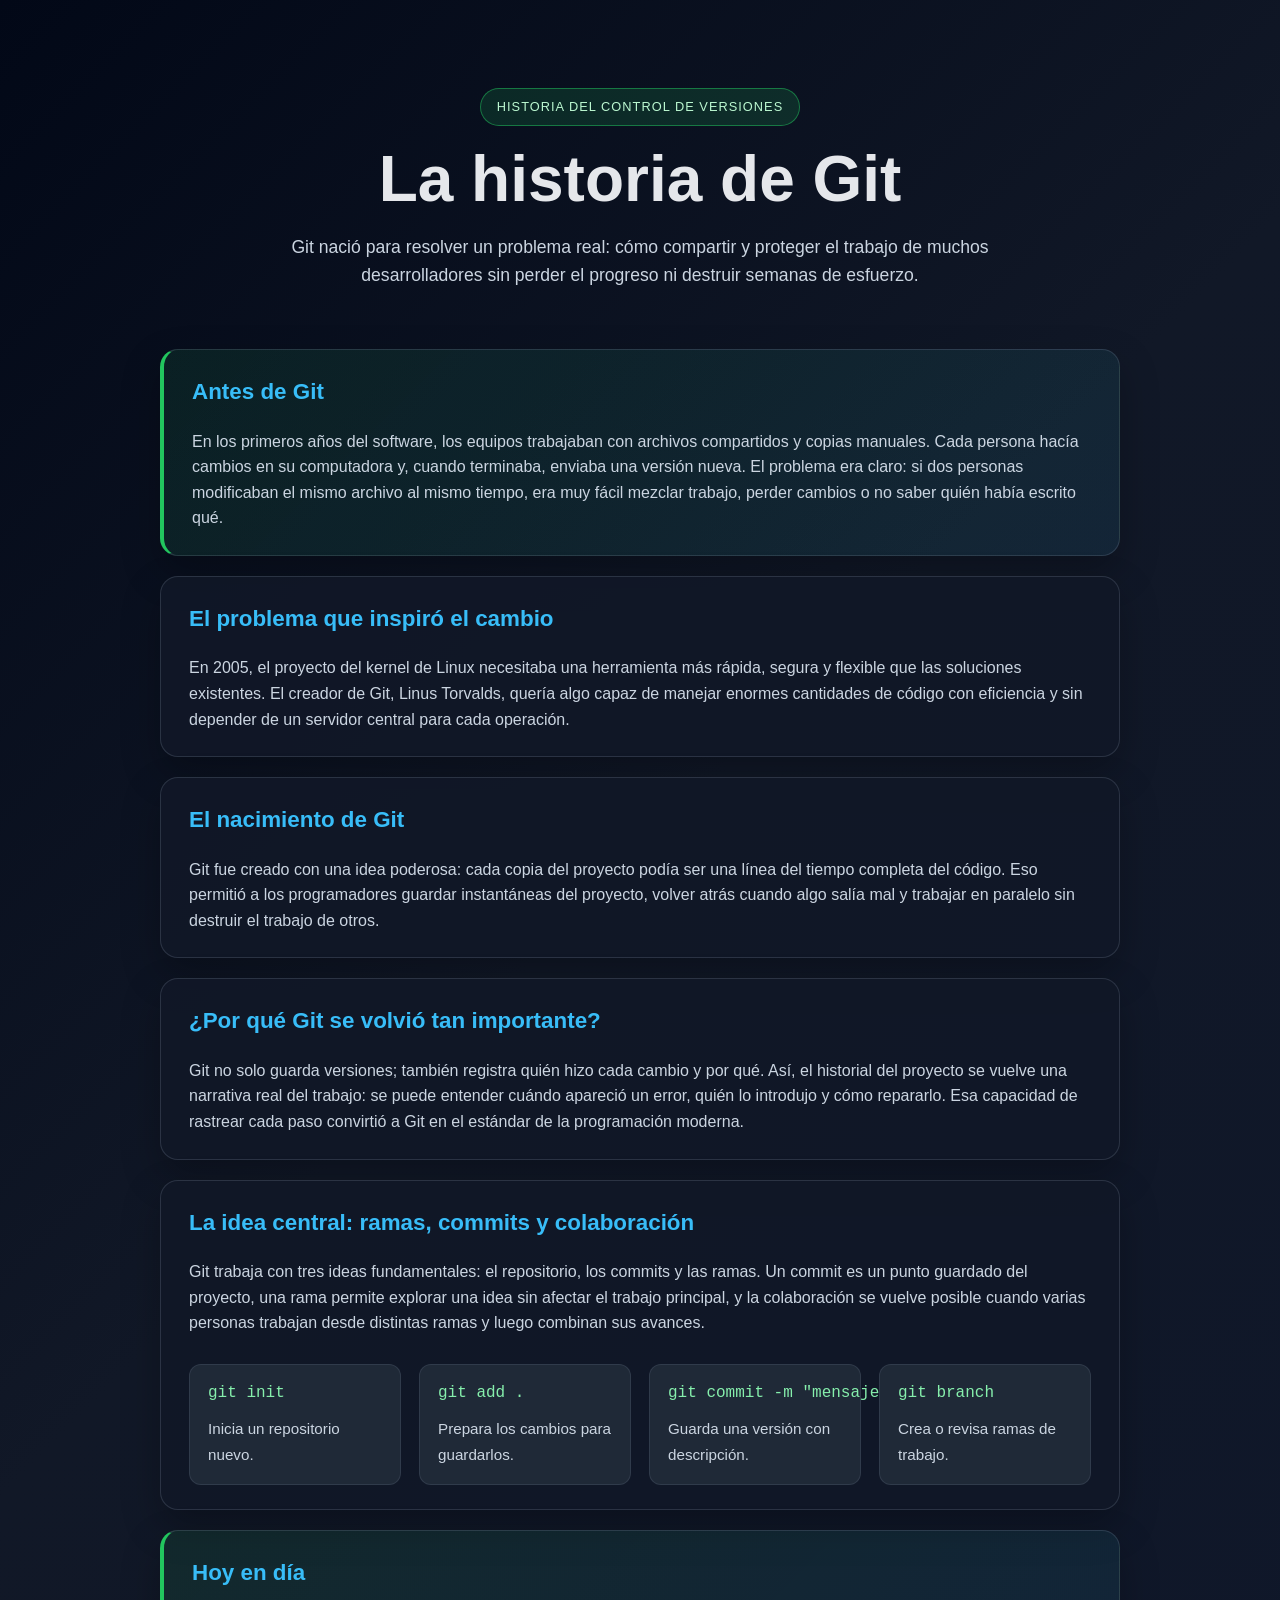
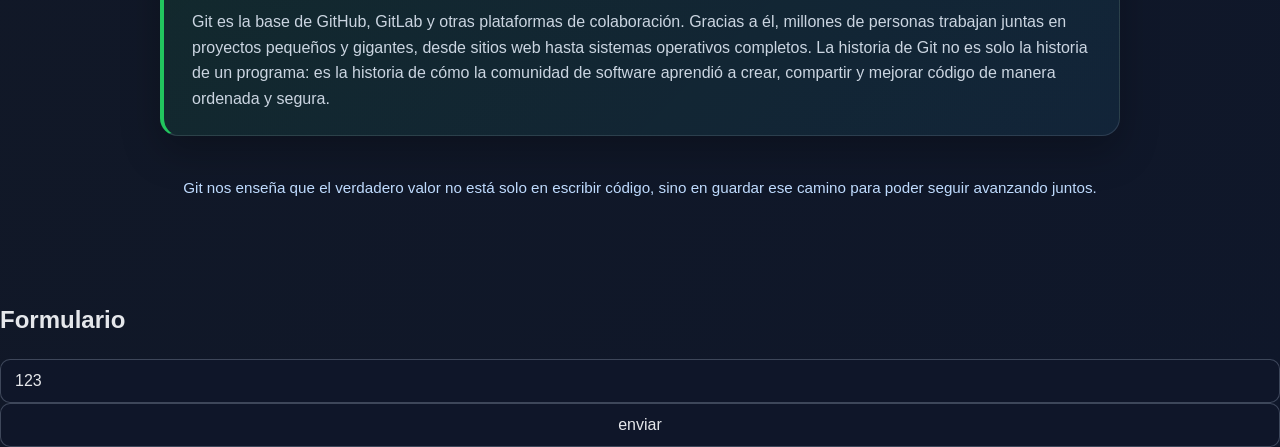
<file: index.html>
<!DOCTYPE html>
<html lang="es">
<head>
    <meta charset="UTF-8">
    <meta name="viewport" content="width=device-width, initial-scale=1.0">
    <title>La historia de Git</title>
    <link rel="stylesheet" href="style.css">
</head>
<body>
    <div class="container">
        <header class="hero">
            <div class="badge">Historia del control de versiones</div>
            <h1>La historia de Git</h1>
            <p class="subtitle">
                Git nació para resolver un problema real: cómo compartir y proteger el trabajo de muchos desarrolladores sin perder el progreso ni destruir semanas de esfuerzo.
            </p>
        </header>

        <main class="timeline">
            <section class="card highlight">
                <h2>Antes de Git</h2>
                <p>
                    En los primeros años del software, los equipos trabajaban con archivos compartidos y copias manuales. Cada persona hacía cambios en su computadora y, cuando terminaba, enviaba una versión nueva. El problema era claro: si dos personas modificaban el mismo archivo al mismo tiempo, era muy fácil mezclar trabajo, perder cambios o no saber quién había escrito qué.
                </p>
            </section>

            <section class="card">
                <h2>El problema que inspiró el cambio</h2>
                <p>
                    En 2005, el proyecto del kernel de Linux necesitaba una herramienta más rápida, segura y flexible que las soluciones existentes. El creador de Git, Linus Torvalds, quería algo capaz de manejar enormes cantidades de código con eficiencia y sin depender de un servidor central para cada operación.
                </p>
            </section>

            <section class="card">
                <h2>El nacimiento de Git</h2>
                <p>
                    Git fue creado con una idea poderosa: cada copia del proyecto podía ser una línea del tiempo completa del código. Eso permitió a los programadores guardar instantáneas del proyecto, volver atrás cuando algo salía mal y trabajar en paralelo sin destruir el trabajo de otros.
                </p>
            </section>

            <section class="card">
                <h2>¿Por qué Git se volvió tan importante?</h2>
                <p>
                    Git no solo guarda versiones; también registra quién hizo cada cambio y por qué. Así, el historial del proyecto se vuelve una narrativa real del trabajo: se puede entender cuándo apareció un error, quién lo introdujo y cómo repararlo. Esa capacidad de rastrear cada paso convirtió a Git en el estándar de la programación moderna.
                </p>
            </section>

            <section class="card">
                <h2>La idea central: ramas, commits y colaboración</h2>
                <p>
                    Git trabaja con tres ideas fundamentales: el repositorio, los commits y las ramas. Un commit es un punto guardado del proyecto, una rama permite explorar una idea sin afectar el trabajo principal, y la colaboración se vuelve posible cuando varias personas trabajan desde distintas ramas y luego combinan sus avances.
                </p>

                <div class="commands">
                    <div class="command">
                        <code>git init</code>
                        <span>Inicia un repositorio nuevo.</span>
                    </div>
                    <div class="command">
                        <code>git add .</code>
                        <span>Prepara los cambios para guardarlos.</span>
                    </div>
                    <div class="command">
                        <code>git commit -m "mensaje"</code>
                        <span>Guarda una versión con descripción.</span>
                    </div>
                    <div class="command">
                        <code>git branch</code>
                        <span>Crea o revisa ramas de trabajo.</span>
                    </div>
                </div>
            </section>

            <section class="card highlight">
                <h2>Hoy en día</h2>
                <p>
                    Git es la base de GitHub, GitLab y otras plataformas de colaboración. Gracias a él, millones de personas trabajan juntas en proyectos pequeños y gigantes, desde sitios web hasta sistemas operativos completos. La historia de Git no es solo la historia de un programa: es la historia de cómo la comunidad de software aprendió a crear, compartir y mejorar código de manera ordenada y segura.
                </p>
            </section>
        </main>

        <footer>
            Git nos enseña que el verdadero valor no está solo en escribir código, sino en guardar ese camino para poder seguir avanzando juntos.
        </footer>
    </div>
    
    <h2>Formulario</h2>
    <form method=POST action=gracias.html data-netlify=true>
        <input type=text name=nombre value=123>
        <input type=submit name=envio value=enviar>
    </form>
    
</body>

</html>
</file>
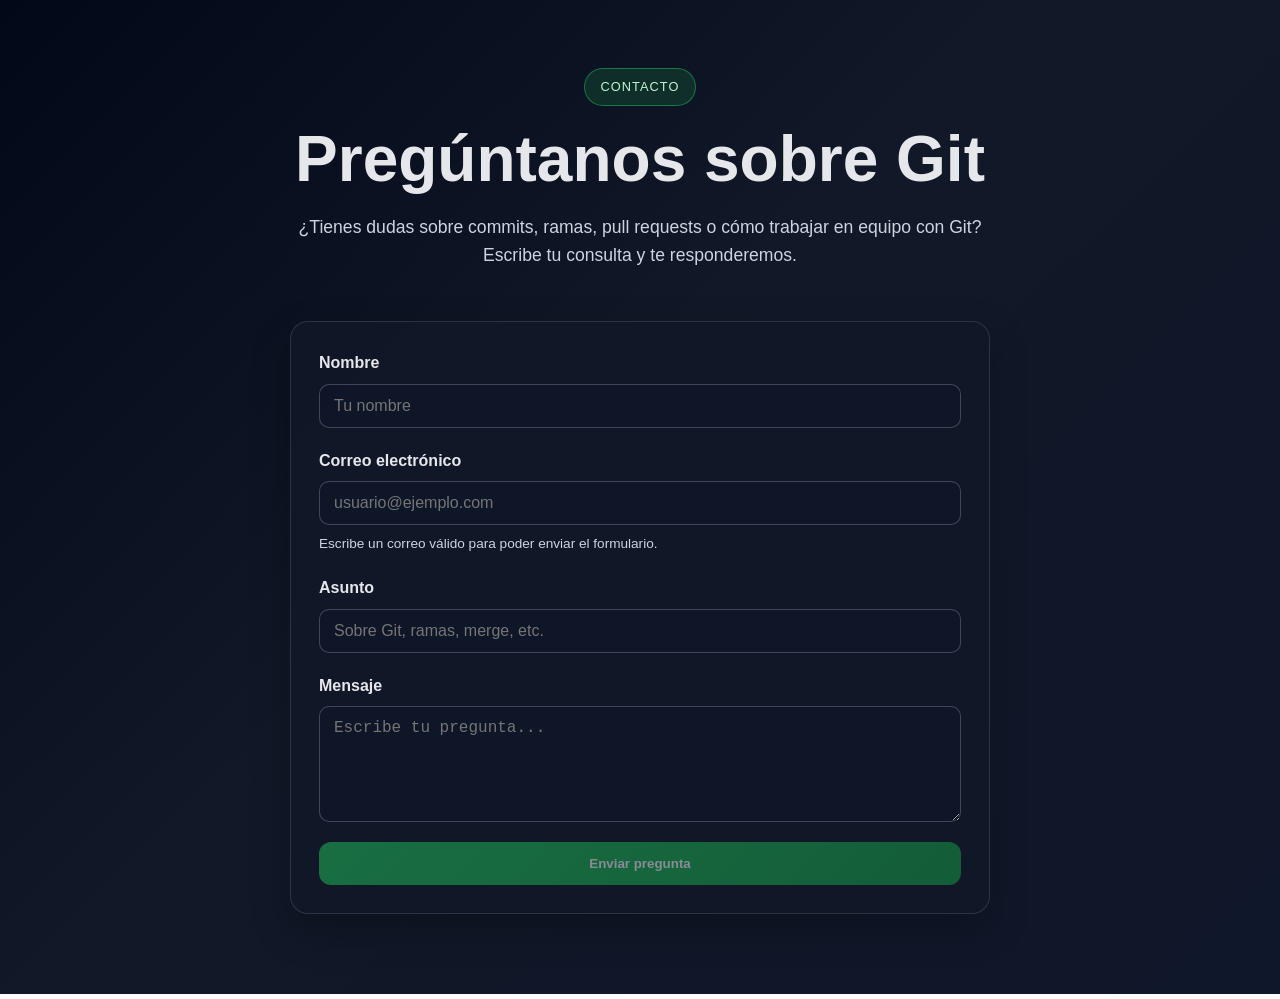
<file: contacto.html>
<!DOCTYPE html>
<html lang="es">
<head>
    <meta charset="UTF-8">
    <meta name="viewport" content="width=device-width, initial-scale=1.0">
    <title>Contacto sobre Git</title>
    <link rel="stylesheet" href="style.css">
</head>
<body>
    <div class="container contact-page">
        <header class="hero compact-hero">
            <div class="badge">Contacto</div>
            <h1>Pregúntanos sobre Git</h1>
            <p class="subtitle">
                ¿Tienes dudas sobre commits, ramas, pull requests o cómo trabajar en equipo con Git? Escribe tu consulta y te responderemos.
            </p>
        </header>

        <main class="contact-card">
            <form id="contactForm" novalidate data-netlify="true" method="post">
                <div class="field-group">
                    <label for="name">Nombre</label>
                    <input id="name" name="name" type="text" placeholder="Tu nombre" required>
                </div>

                <div class="field-group">
                    <label for="email">Correo electrónico</label>
                    <input id="email" name="email" type="email" placeholder="usuario@ejemplo.com" required aria-describedby="emailHelp">
                    <small id="emailHelp" class="helper-text">Escribe un correo válido para poder enviar el formulario.</small>
                </div>

                <div class="field-group">
                    <label for="subject">Asunto</label>
                    <input id="subject" name="subject" type="text" placeholder="Sobre Git, ramas, merge, etc." required>
                </div>

                <div class="field-group">
                    <label for="message">Mensaje</label>
                    <textarea id="message" name="message" rows="5" placeholder="Escribe tu pregunta..." required></textarea>
                </div>

                <button id="submitBtn" type="submit" class="submit-btn" disabled>Enviar pregunta</button>
            </form>
        </main>
    </div>

    <script>
        const form = document.getElementById('contactForm');
        const emailInput = document.getElementById('email');
        const submitBtn = document.getElementById('submitBtn');
        const emailHelp = document.getElementById('emailHelp');

        function isValidEmail(value) {
            return /^[^\s@]+@[^\s@]+\.[^\s@]+$/.test(value.trim());
        }

        function validateEmail() {
            const value = emailInput.value.trim();
            const valid = isValidEmail(value);

            emailInput.setCustomValidity(valid ? '' : 'Correo inválido');
            emailInput.classList.toggle('invalid', !valid && value.length > 0);
            emailInput.classList.toggle('valid', valid);

            if (value.length === 0) {
                emailHelp.textContent = 'Escribe un correo válido para poder enviar el formulario.';
                emailHelp.classList.remove('error');
            } else if (!valid) {
                emailHelp.textContent = 'El correo no tiene un formato válido.';
                emailHelp.classList.add('error');
            } else {
                emailHelp.textContent = 'Correo válido.';
                emailHelp.classList.remove('error');
                emailHelp.classList.add('success');
            }

            submitBtn.disabled = !valid;
        }

        emailInput.addEventListener('input', validateEmail);

        form.addEventListener('submit', function (event) {
            if (!isValidEmail(emailInput.value)) {
                event.preventDefault();
                validateEmail();
                emailInput.focus();
            }
        });
    </script>
</body>
</html>
</file>
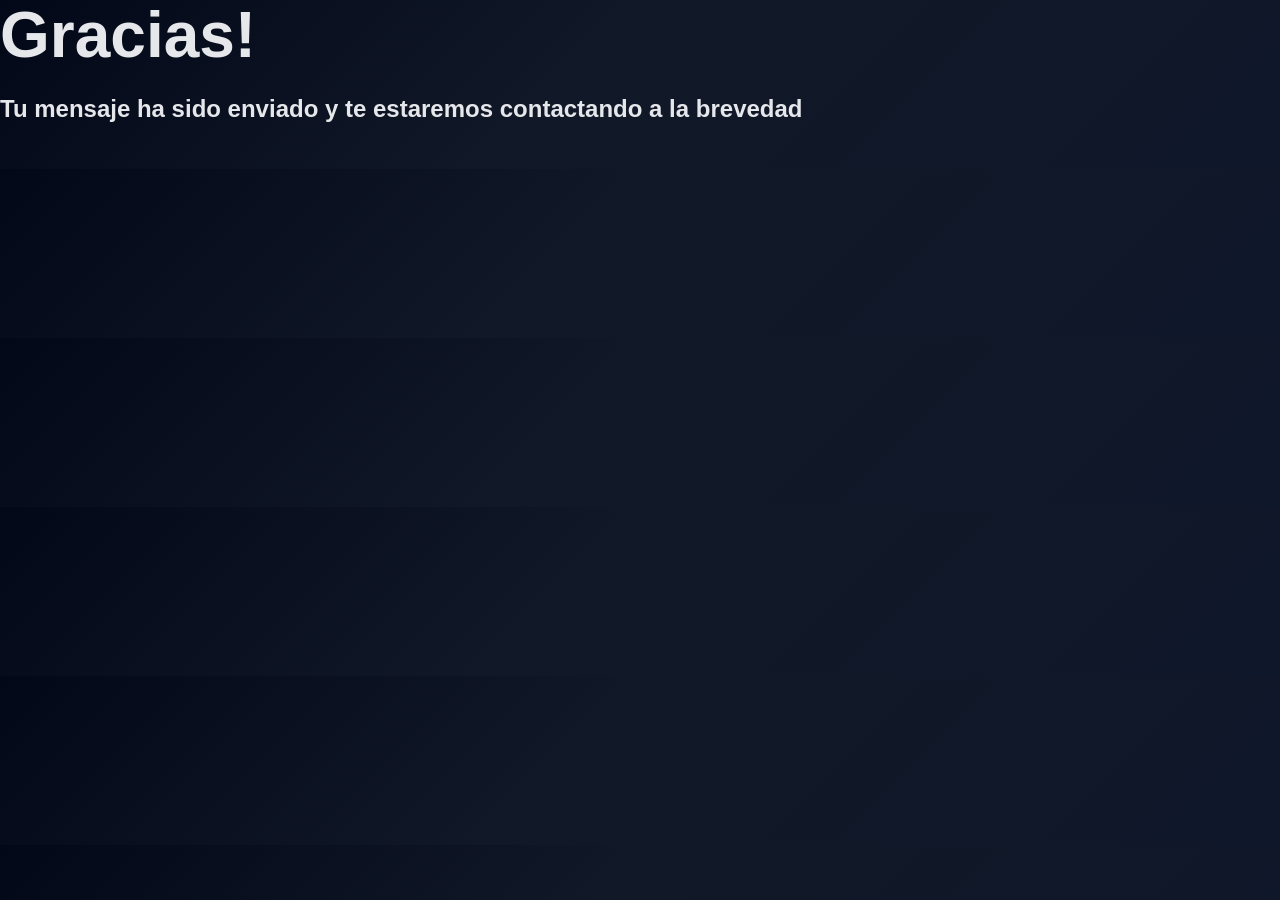
<file: gracias.html>
<!DOCTYPE html>
<html lang="es">
  <head>
      <meta charset="UTF-8">
      <meta name="viewport" content="width=device-width, initial-scale=1.0">
      <title>La historia de Git</title>
      <link rel="stylesheet" href="style.css">
  </head>
  
  <body>
  
    <header>
    </header>
    
    <main>
      <h1>Gracias!</h1>
      <h2>Tu mensaje ha sido enviado y te estaremos contactando a la brevedad</h2>
    </main>
    
    <footer>
    </footer>
  
  </body>

</html>
</file>
<file: style.css>
:root {
    --bg: #0f172a;
    --panel: #111827;
    --panel-soft: #1f2937;
    --accent: #22c55e;
    --accent-2: #38bdf8;
    --text: #e5e7eb;
    --muted: #cbd5e1;
    --shadow: rgba(0, 0, 0, 0.25);
}

* {
    box-sizing: border-box;
}

body {
    margin: 0;
    font-family: Arial, Helvetica, sans-serif;
    background: linear-gradient(135deg, #020817, #111827 45%, #0f172a);
    color: var(--text);
    line-height: 1.6;
}

.container {
    max-width: 1000px;
    margin: 0 auto;
    padding: 48px 20px 80px;
}

.hero {
    text-align: center;
    padding: 40px 20px 20px;
}

.badge {
    display: inline-block;
    background: rgba(34, 197, 94, 0.15);
    border: 1px solid rgba(34, 197, 94, 0.5);
    color: #bbf7d0;
    border-radius: 999px;
    padding: 8px 16px;
    font-size: 0.8rem;
    letter-spacing: 0.08em;
    text-transform: uppercase;
    margin-bottom: 18px;
}

h1 {
    font-size: clamp(2.5rem, 5vw, 5rem);
    margin: 0 0 18px;
    line-height: 1.1;
}

.subtitle {
    max-width: 700px;
    margin: 0 auto;
    color: var(--muted);
    font-size: 1.1rem;
}

.timeline {
    margin-top: 40px;
    display: grid;
    gap: 20px;
}

.card {
    background: rgba(17, 24, 39, 0.9);
    border: 1px solid rgba(148, 163, 184, 0.2);
    border-radius: 18px;
    padding: 24px 28px;
    box-shadow: 0 16px 38px var(--shadow);
}

.card h2 {
    margin-top: 0;
    color: var(--accent-2);
    font-size: 1.4rem;
}

.card p {
    margin: 0;
    color: var(--muted);
}

.highlight {
    background: linear-gradient(135deg, rgba(34,197,94,0.1), rgba(56,189,248,0.08));
    border-left: 4px solid var(--accent);
}

.commands {
    margin-top: 28px;
    display: grid;
    grid-template-columns: repeat(auto-fit, minmax(200px, 1fr));
    gap: 18px;
}

.command {
    background: var(--panel-soft);
    border-radius: 12px;
    padding: 16px 18px;
    border: 1px solid rgba(148, 163, 184, 0.15);
}

.command code {
    display: block;
    margin-bottom: 10px;
    color: #86efac;
    font-size: 1rem;
    white-space: nowrap;
}

.command span {
    color: var(--muted);
    font-size: 0.95rem;
}

footer {
    margin-top: 40px;
    text-align: center;
    color: #bfdbfe;
    font-size: 0.95rem;
}

.compact-hero {
    padding-top: 20px;
}

.contact-card {
    max-width: 700px;
    margin: 32px auto 0;
    background: rgba(17, 24, 39, 0.9);
    border: 1px solid rgba(148, 163, 184, 0.2);
    border-radius: 18px;
    padding: 28px;
    box-shadow: 0 16px 38px rgba(0, 0, 0, 0.25);
}

#contactForm {
    display: grid;
    gap: 20px;
}

.field-group {
    display: grid;
    gap: 8px;
}

label {
    color: var(--text);
    font-weight: 600;
}

input,
textarea {
    width: 100%;
    border: 1px solid rgba(148, 163, 184, 0.35);
    border-radius: 10px;
    padding: 12px 14px;
    background: rgba(15, 23, 42, 0.6);
    color: var(--text);
    font-size: 1rem;
    transition: border-color 0.2s ease, box-shadow 0.2s ease;
}

input:focus,
textarea:focus {
    outline: none;
    border-color: var(--accent-2);
    box-shadow: 0 0 0 3px rgba(56, 189, 248, 0.18);
}

input.invalid,
textarea.invalid {
    border-color: #f87171;
}

input.valid {
    border-color: #4ade80;
}

.helper-text {
    color: var(--muted);
    font-size: 0.85rem;
}

.helper-text.error {
    color: #fca5a5;
}

.helper-text.success {
    color: #86efac;
}

.submit-btn {
    border: none;
    border-radius: 12px;
    background: linear-gradient(135deg, var(--accent), #16a34a);
    color: white;
    font-weight: 700;
    padding: 14px 18px;
    cursor: pointer;
    transition: transform 0.2s ease, opacity 0.2s ease;
}

.submit-btn:hover:not(:disabled) {
    transform: translateY(-1px);
}

.submit-btn:disabled {
    opacity: 0.5;
    cursor: not-allowed;
}
</file>
